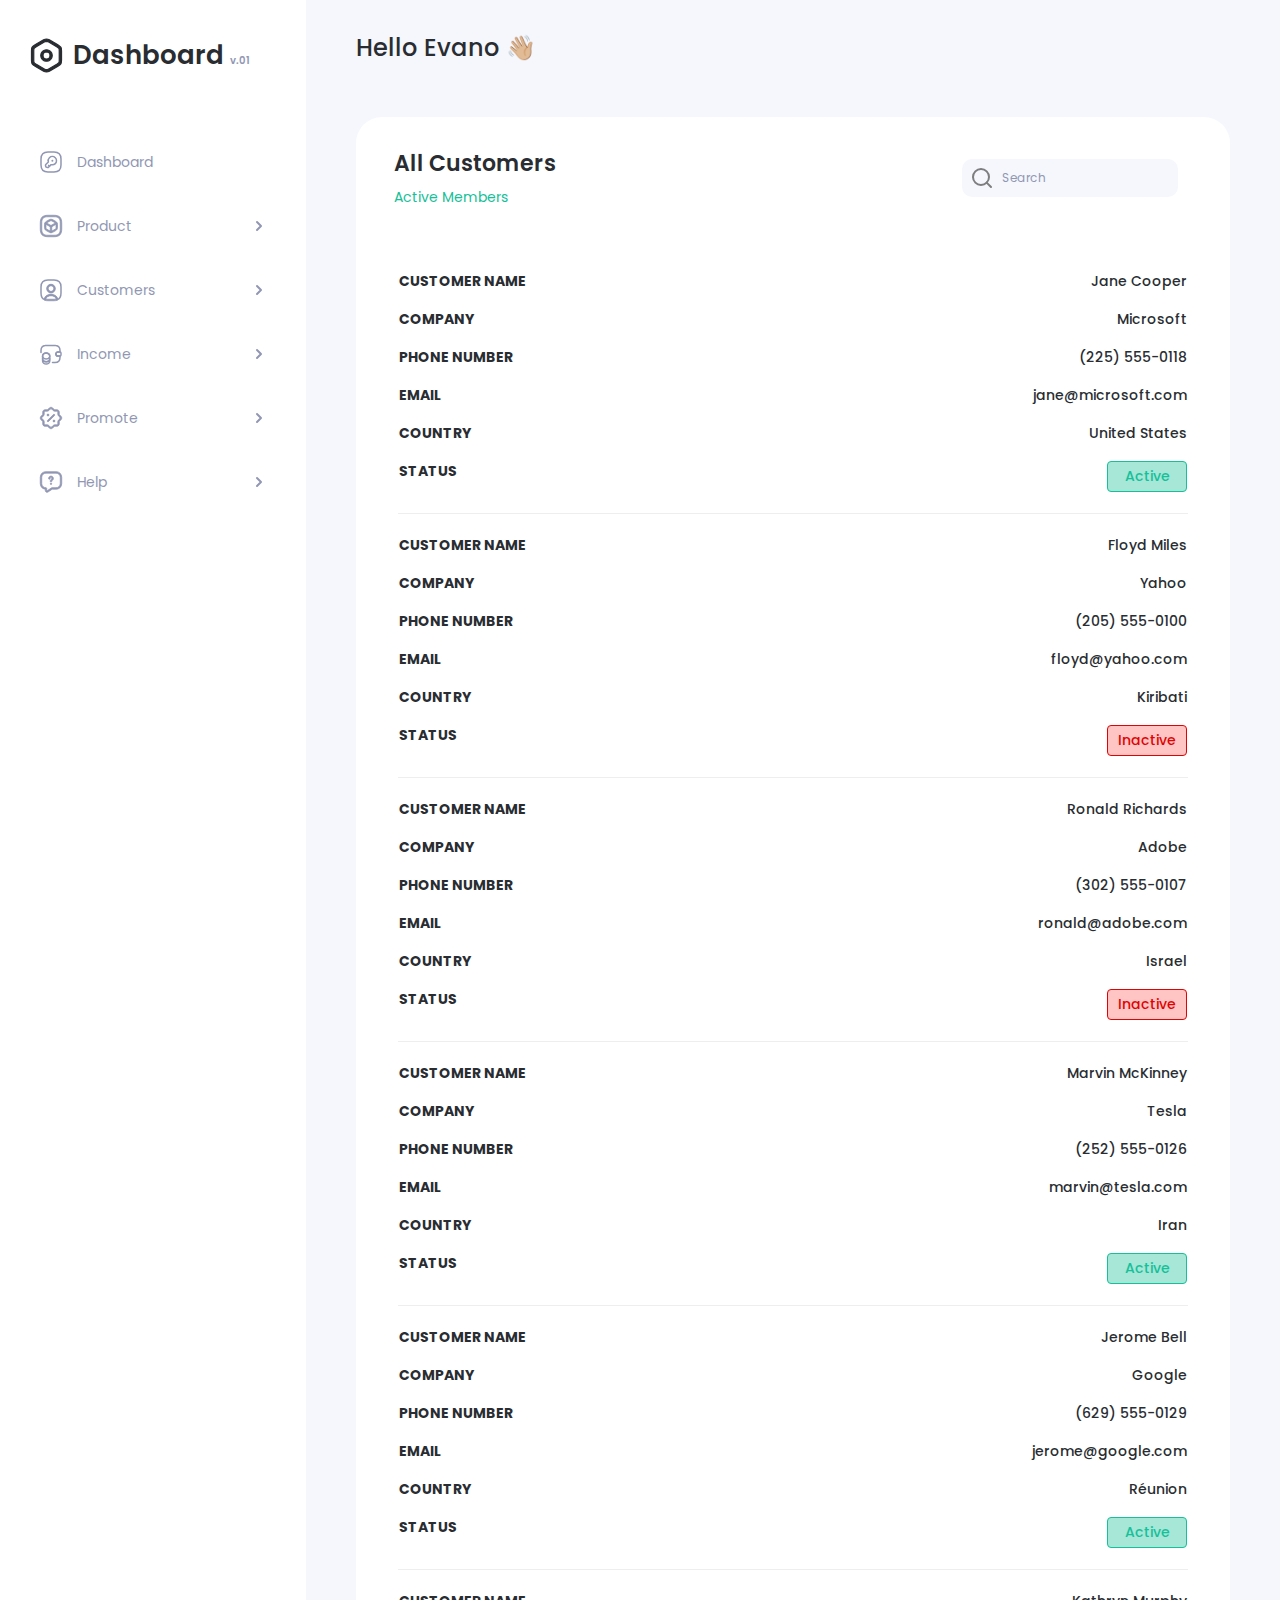
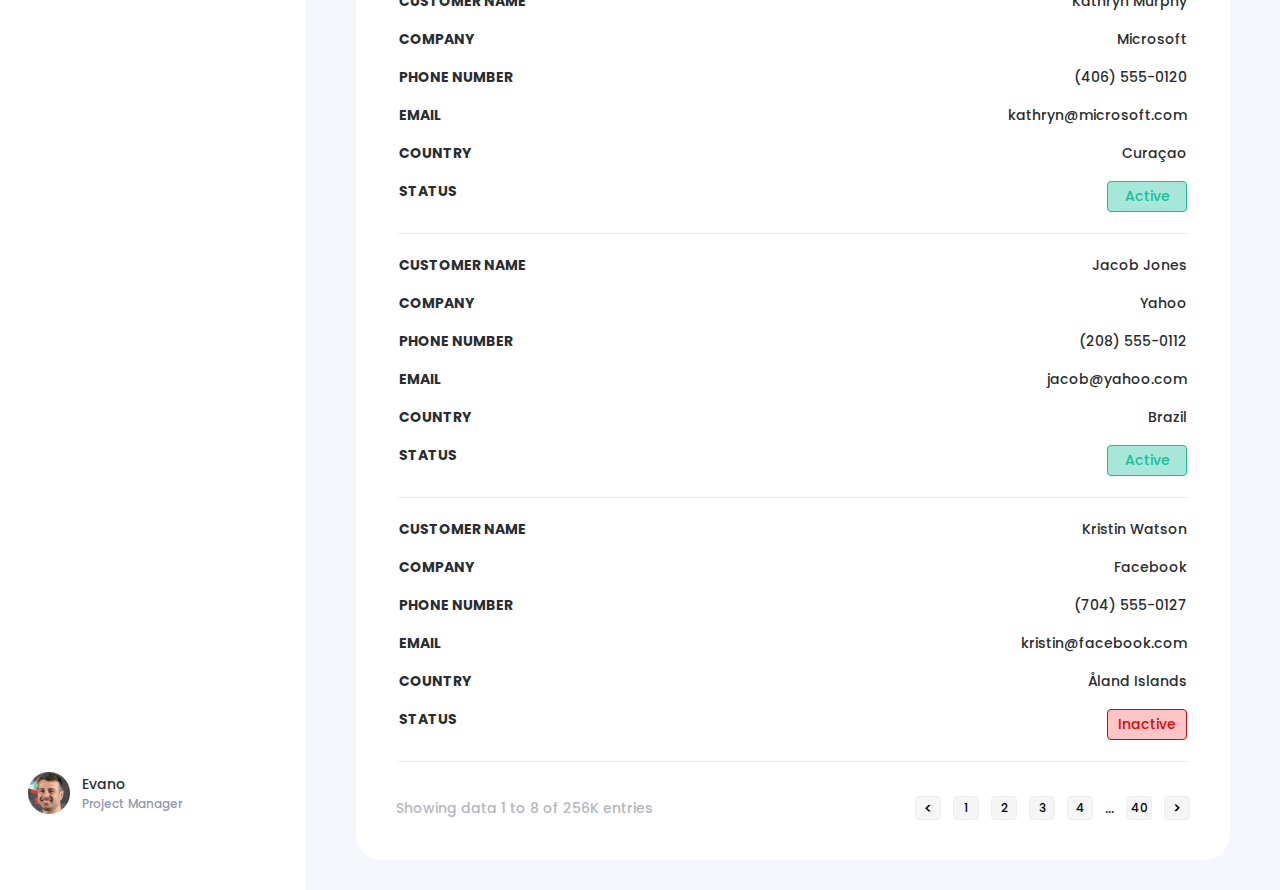
<file: docs/index.html>
<!DOCTYPE html><html><head><meta charset="UTF-8"><meta http-equiv="X-UA-Compatible" content="IE=edge"><meta name="viewport" content="width=device-width, initial-scale=1.0"><title>Dashboard</title><link rel="preconnect" href="https://fonts.googleapis.com"><link rel="preconnect" href="https://fonts.gstatic.com" crossorigin><link href="https://fonts.googleapis.com/css2?family=Poppins:wght@400;500;600&amp;display=swap" rel="stylesheet"><link rel="stylesheet" href="./styles/main.min.css"></head><body> <div class="wrapper"> <div class="sidebar"><div class="sidebar__heading heading"><svg class="heading__img"><use href="./images/sprite.svg#icon-setting"></use></svg><h1 class="heading__text"> Dashboard <span class="heading__info">v.01</span></h1></div><nav class="sidebar__nav nav"><ul class="nav__list"> <li class="nav__item"> <button class="nav__btn button"> <svg class="nav__img"> <use href="./images/sprite.svg#icon-key-square"></use></svg><p class="nav__text">Dashboard</p></button></li><li class="nav__item"> <button class="nav__btn button"> <svg class="nav__img"> <use href="./images/sprite.svg#icon-d-square"></use></svg><p class="nav__text">Product</p><svg class="nav__icon"><use href="./images/sprite.svg#icon-chevron-right"></use></svg></button></li><li class="nav__item"> <button class="nav__btn button"> <svg class="nav__img"> <use href="./images/sprite.svg#icon-user-square"></use></svg><p class="nav__text">Customers</p><svg class="nav__icon"> <use href="./images/sprite.svg#icon-chevron-right"></use></svg></button></li><li class="nav__item"> <button class="nav__btn button"> <svg class="nav__img"> <use href="./images/sprite.svg#icon-wallet-money"></use></svg><p class="nav__text">Income</p><svg class="nav__icon"> <use href="./images/sprite.svg#icon-chevron-right"></use></svg></button></li><li class="nav__item"> <button class="nav__btn button"> <svg class="nav__img"> <use href="./images/sprite.svg#icon-discount-shape"></use></svg><p class="nav__text">Promote</p><svg class="nav__icon"> <use href="./images/sprite.svg#icon-chevron-right"></use></svg></button></li><li class="nav__item"> <button class="nav__btn button"> <svg class="nav__img"> <use href="./images/sprite.svg#icon-message-question"></use></svg><p class="nav__text">Help</p><svg class="nav__icon"><use href="./images/sprite.svg#icon-chevron-right"></use></svg></button></li></ul></nav><div class="sidebar__profile profile"> <img class="profile__img" src="./images/user.png" alt="User avatar"><div class="profile__wrapper"> <p class="profile__name">Evano</p><p class="profile__job-position">Project Manager</p></div></div><button class="toggle toggle--close" type="button"> <svg class="toggle__img"><use href="./images/sprite.svg#icon-cross"></use></svg></button></div><div class="main"><p class="main__greetings">Hello Evano 👋🏼</p><div class="main__content content"> <div class="content__header"><div class="content__wrapper"><h2 class="content__title">All Customers</h2><p class="content__subtitle">Active Members</p></div><form class="content__search-form search-form"><input class="search-form__field" type="text" placeholder="Search"><button class="search-form__btn" type="submit"><svg class="search-form__icon"> <use href="./images/sprite.svg#icon-search"></use></svg></button></form></div><table class="content__data-table data-table"><thead class="data-table__head"><tr class="data-table__row"><th class="data-table__item">Customer Name</th><th class="data-table__item">Company</th><th class="data-table__item">Phone Number</th><th class="data-table__item">Email</th><th class="data-table__item">Country</th><th class="data-table__item data-table__item--aligned">Status</th></tr></thead><tbody class="data-table__body"> <tr class="data-table__row"><td class="data-table__item" data-label="Customer Name">Jane Cooper</td><td class="data-table__item" data-label="Company">Microsoft</td><td class="data-table__item" data-label="Phone Number">(225) 555-0118</td><td class="data-table__item" data-label="Email">jane@microsoft.com</td><td class="data-table__item" data-label="Country">United States		</td><td class="data-table__item" data-label="Status"> <span class="data-table__status data-table__status--active">Active					 </span></td></tr><tr class="data-table__row"><td class="data-table__item" data-label="Customer Name">Floyd Miles</td><td class="data-table__item" data-label="Company">Yahoo</td><td class="data-table__item" data-label="Phone Number">(205) 555-0100</td><td class="data-table__item" data-label="Email">floyd@yahoo.com</td><td class="data-table__item" data-label="Country">Kiribati		</td><td class="data-table__item" data-label="Status"> <span class="data-table__status data-table__status--inactive">Inactive		</span></td></tr><tr class="data-table__row"><td class="data-table__item" data-label="Customer Name">Ronald Richards</td><td class="data-table__item" data-label="Company">Adobe</td><td class="data-table__item" data-label="Phone Number">(302) 555-0107</td><td class="data-table__item" data-label="Email">ronald@adobe.com</td><td class="data-table__item" data-label="Country">Israel		</td><td class="data-table__item" data-label="Status"> <span class="data-table__status data-table__status--inactive">Inactive		</span></td></tr><tr class="data-table__row"><td class="data-table__item" data-label="Customer Name">Marvin McKinney</td><td class="data-table__item" data-label="Company">Tesla</td><td class="data-table__item" data-label="Phone Number">(252) 555-0126</td><td class="data-table__item" data-label="Email">marvin@tesla.com</td><td class="data-table__item" data-label="Country">Iran		</td><td class="data-table__item" data-label="Status"> <span class="data-table__status data-table__status--active">Active					 </span></td></tr><tr class="data-table__row"><td class="data-table__item" data-label="Customer Name">Jerome Bell</td><td class="data-table__item" data-label="Company">Google</td><td class="data-table__item" data-label="Phone Number">(629) 555-0129</td><td class="data-table__item" data-label="Email">jerome@google.com</td><td class="data-table__item" data-label="Country">Réunion		</td><td class="data-table__item" data-label="Status"> <span class="data-table__status data-table__status--active">Active					 </span></td></tr><tr class="data-table__row"><td class="data-table__item" data-label="Customer Name">Kathryn Murphy</td><td class="data-table__item" data-label="Company">Microsoft</td><td class="data-table__item" data-label="Phone Number">(406) 555-0120</td><td class="data-table__item" data-label="Email">kathryn@microsoft.com</td><td class="data-table__item" data-label="Country">Curaçao		</td><td class="data-table__item" data-label="Status"> <span class="data-table__status data-table__status--active">Active					 </span></td></tr><tr class="data-table__row"><td class="data-table__item" data-label="Customer Name">Jacob Jones</td><td class="data-table__item" data-label="Company">Yahoo</td><td class="data-table__item" data-label="Phone Number">(208) 555-0112</td><td class="data-table__item" data-label="Email">jacob@yahoo.com</td><td class="data-table__item" data-label="Country">Brazil		</td><td class="data-table__item" data-label="Status"> <span class="data-table__status data-table__status--active">Active					 </span></td></tr><tr class="data-table__row"><td class="data-table__item" data-label="Customer Name">Kristin Watson</td><td class="data-table__item" data-label="Company">Facebook</td><td class="data-table__item" data-label="Phone Number">(704) 555-0127</td><td class="data-table__item" data-label="Email">kristin@facebook.com</td><td class="data-table__item" data-label="Country">Åland Islands		</td><td class="data-table__item" data-label="Status"> <span class="data-table__status data-table__status--inactive">Inactive		</span></td></tr></tbody></table><div class="content__footer"><p class="content__meta">Showing data 1 to 8 of  256K entries</p><div class="content__pagination pagination"><button class="pagination__btn button"> <svg class="pagination__icon"> <use href="./images/sprite.svg#icon-arrow-left"></use></svg></button><button class="pagination__btn button">1</button><button class="pagination__btn button">2</button><button class="pagination__btn button">3</button><button class="pagination__btn button">4</button><span class="pagination__dots">...</span><button class="pagination__btn button">40</button><button class="pagination__btn button"> <svg class="pagination__icon pagination__icon--rotated"><use href="./images/sprite.svg#icon-arrow-left"></use></svg></button></div></div></div></div><button class="toggle toggle--open" type="button"> <svg class="toggle__img"><use href="./images/sprite.svg#icon-setting"></use></svg></button></div><script src="./index.js">	</script></body></html>
</file>
<file: docs/styles/main.min.css>
/*! modern-normalize v1.1.0 | MIT License | https://github.com/sindresorhus/modern-normalize */*,::before,::after{-webkit-box-sizing:border-box;box-sizing:border-box}html{line-height:1.15;-webkit-text-size-adjust:100%;-moz-tab-size:4;-o-tab-size:4;tab-size:4}body{margin:0;font-family:system-ui,-apple-system,"Segoe UI",Roboto,Helvetica,Arial,sans-serif,"Apple Color Emoji","Segoe UI Emoji"}hr{height:0;color:inherit}abbr[title]{-webkit-text-decoration:underline dotted;text-decoration:underline dotted}b,strong{font-weight:bolder}code,kbd,samp,pre{font-family:ui-monospace,SFMono-Regular,Consolas,"Liberation Mono",Menlo,monospace;font-size:1em}small{font-size:80%}sub,sup{font-size:75%;line-height:0;position:relative;vertical-align:baseline}sub{bottom:-0.25em}sup{top:-0.5em}table{text-indent:0;border-color:inherit}button,input,optgroup,select,textarea{font-family:inherit;font-size:100%;line-height:1.15;margin:0}button,select{text-transform:none}button,[type=button],[type=reset],[type=submit]{-webkit-appearance:button}::-moz-focus-inner{border-style:none;padding:0}:-moz-focusring{outline:1px dotted ButtonText}:-moz-ui-invalid{box-shadow:none}legend{padding:0}progress{vertical-align:baseline}::-webkit-inner-spin-button,::-webkit-outer-spin-button{height:auto}[type=search]{-webkit-appearance:textfield;outline-offset:-2px}::-webkit-search-decoration{-webkit-appearance:none}::-webkit-file-upload-button{-webkit-appearance:button;font:inherit}summary{display:list-item}h1,h2,h3,h4,h5,h6,ul,p{margin:0}ul{padding:0;list-style:none}a{text-decoration:none;color:inherit}button{font-family:inherit;border:none}img{max-width:100%;height:auto;display:block}body{font-family:"Poppins",sans-serif;color:#292d32}svg{fill:currentColor;stroke:currentColor}.wrapper{min-height:100vh;display:-webkit-box;display:-ms-flexbox;display:flex}.sidebar{position:absolute;z-index:100;padding:36px 28px 76px;-ms-flex-negative:0;flex-shrink:0;display:-webkit-box;display:-ms-flexbox;display:flex;-webkit-box-orient:vertical;-webkit-box-direction:normal;-ms-flex-direction:column;flex-direction:column;width:306px;font-size:14px;font-weight:500;background-color:#fff;-webkit-transition:all 250ms ease-in-out;transition:all 250ms ease-in-out}.sidebar.isHidden{-webkit-transform:translateX(-100%);transform:translateX(-100%)}@media screen and (min-width: 1100px){.sidebar{position:relative;-webkit-transform:translateX(0);transform:translateX(0)}}.button{padding:0;display:-webkit-box;display:-ms-flexbox;display:flex;-webkit-box-align:center;-ms-flex-align:center;align-items:center;-webkit-box-pack:center;-ms-flex-pack:center;justify-content:center;background-color:rgba(0,0,0,0);cursor:pointer;-webkit-transition:all 250ms ease-in-out;transition:all 250ms ease-in-out}.button--active,.button:hover,.button:focus{color:#fff;background-color:#5932ea}.heading{margin-bottom:64px;display:-webkit-box;display:-ms-flexbox;display:flex;-webkit-box-align:center;-ms-flex-align:center;align-items:center;-webkit-column-gap:8px;-moz-column-gap:8px;column-gap:8px}.heading__img{width:37px;height:37px;fill:currentColor}.heading__text{font-size:26px;font-weight:600;line-height:1.5;letter-spacing:.01%}.heading__info{font-size:10px;line-height:1.5;color:#9197b3}.nav__list{display:-webkit-box;display:-ms-flexbox;display:flex;-webkit-box-orient:vertical;-webkit-box-direction:normal;-ms-flex-direction:column;flex-direction:column;row-gap:18px}.nav__btn{padding:11px;display:-webkit-box;display:-ms-flexbox;display:flex;-webkit-box-align:center;-ms-flex-align:center;align-items:center;-webkit-box-pack:start;-ms-flex-pack:start;justify-content:flex-start;-webkit-column-gap:14px;-moz-column-gap:14px;column-gap:14px;width:100%;color:#9197b3;border-radius:8px;-webkit-transition:all 250ms ease-in-out;transition:all 250ms ease-in-out;cursor:pointer}.nav__btn:hover{background-color:#5932ea;color:#fff}.nav__img{width:24px;height:24px}.nav__icon{margin-left:auto;width:16px;height:16px}.profile{margin-top:auto;display:-webkit-box;display:-ms-flexbox;display:flex;-webkit-box-align:center;-ms-flex-align:center;align-items:center;-webkit-column-gap:12px;-moz-column-gap:12px;column-gap:12px}.profile__img{width:42px;height:42px}.profile__name{line-height:1.5}.profile__job-position{font-size:12px;line-height:1.5;color:#9197b3}.content{padding:30px 0 40px;border-radius:26px;background-color:#fff}.content__header{padding:0 20px 10px 20px;display:-webkit-box;display:-ms-flexbox;display:flex;-webkit-box-align:center;-ms-flex-align:center;align-items:center;-webkit-box-pack:justify;-ms-flex-pack:justify;justify-content:space-between;gap:20px}@media screen and (min-width: 768px){.content__header{padding:0 52px 40px 38px}}.content__title{margin-bottom:7px;min-width:160px;font-size:22px;font-weight:600;line-height:1.5}.content__subtitle{font-size:14px;line-height:1.5;color:#16c098}.content__footer{padding:0 20px;display:-webkit-box;display:-ms-flexbox;display:flex;-webkit-box-align:center;-ms-flex-align:center;align-items:center;-webkit-box-pack:justify;-ms-flex-pack:justify;justify-content:space-between;-ms-flex-wrap:wrap;flex-wrap:wrap;gap:20px}@media screen and (min-width: 768px){.content__footer{padding:0 40px}}.content__meta{font-size:14px;font-weight:500;line-height:1.5;color:#b5b7c0}.search-form{position:relative;padding:0;color:#9197b3}.search-form__field{padding:10px 8px 10px 40px;max-width:216px;width:100%;font-size:12px;line-height:1.5;color:inherit;border:none;border-radius:10px;background-color:#f5f7fd}.search-form__field::-webkit-input-placeholder{color:inherit}.search-form__field::-moz-placeholder{color:inherit}.search-form__field:-ms-input-placeholder{color:inherit}.search-form__field::-ms-input-placeholder{color:inherit}.search-form__field::placeholder{color:inherit}.search-form__btn{position:absolute;top:50%;left:8px;padding:0;display:-webkit-box;display:-ms-flexbox;display:flex;color:inherit;background-color:rgba(0,0,0,0);border:none;-webkit-transform:translateY(-50%);transform:translateY(-50%);cursor:pointer}.search-form__icon{width:24px;height:24px}.data-table{margin-bottom:32px;width:100%;font-size:14px;font-weight:500;line-height:1.5}.data-table__head{display:none}@media screen and (min-width: 1440px){.data-table__head{padding:0 40px 14px 40px;display:block;color:#b5b7c0}}.data-table__body{padding:0 20px;display:block}@media screen and (min-width: 768px){.data-table__body{padding:0 40px}}.data-table__row{padding:20px 0;display:grid;grid-template-columns:1fr;grid-auto-rows:1fr;gap:5px 20px;-webkit-box-pack:center;-ms-flex-pack:center;justify-content:center;justify-items:start;border-bottom:1px solid #eee}@media screen and (min-width: 1440px){.data-table__row{grid-template-columns:1fr .5fr .7fr 1fr .7fr .4fr}}.data-table__status{padding:4px 12px;display:-webkit-box;display:-ms-flexbox;display:flex;-webkit-box-pack:center;-ms-flex-pack:center;justify-content:center;width:80px;border:1px solid currentColor;border-radius:4px}.data-table__status--active{color:#16c098;background-color:rgba(22,192,152,.38)}.data-table__status--inactive{color:#df0404;background-color:#ffc5c5}.data-table__item{display:-webkit-box;display:-ms-flexbox;display:flex;-webkit-box-pack:justify;-ms-flex-pack:justify;justify-content:space-between;width:100%}.data-table__item--aligned{margin-left:5px;display:inline-block;text-align:start}.data-table__item::before{content:attr(data-label);display:block;font-weight:bold;text-transform:uppercase}@media screen and (min-width: 1440px){.data-table__item::before{display:none}}.pagination{display:-webkit-box;display:-ms-flexbox;display:flex;gap:12px}.pagination__btn{width:26px;height:24px;font-size:12px;font-weight:500;line-height:1;background-color:#f5f5f5;border:1px solid #eee;border-radius:4px}.pagination__icon{width:8px;height:12px}.pagination__icon--rotated{-webkit-transform:rotate(180deg);transform:rotate(180deg)}.pagination__dots{-webkit-transform:translateY(3px);transform:translateY(3px)}.toggle{position:absolute;padding:0;background-color:rgba(0,0,0,0)}@media screen and (min-width: 1100px){.toggle{display:none}}.toggle__img{width:100%;height:100%;pointer-events:none}.toggle--open{top:30px;left:0;width:70px;height:70px;-webkit-transform:translateX(-30%) rotate(15deg);transform:translateX(-30%) rotate(15deg)}.toggle--close{top:10px;right:10px;width:25px;height:25px}.main{-webkit-box-flex:1;-ms-flex-positive:1;flex-grow:1;padding:20px 30px;background-color:#f5f7fd}@media screen and (min-width: 768px){.main{padding:30px 50px}}@media screen and (min-width: 1440px){.main{padding:42px 95px 258px 72px}}.main__greetings{margin-bottom:51px;text-align:end;font-size:24px;font-weight:500;line-height:1.5}@media screen and (min-width: 1100px){.main__greetings{text-align:start}}/*# sourceMappingURL=main.min.css.map */
</file>
